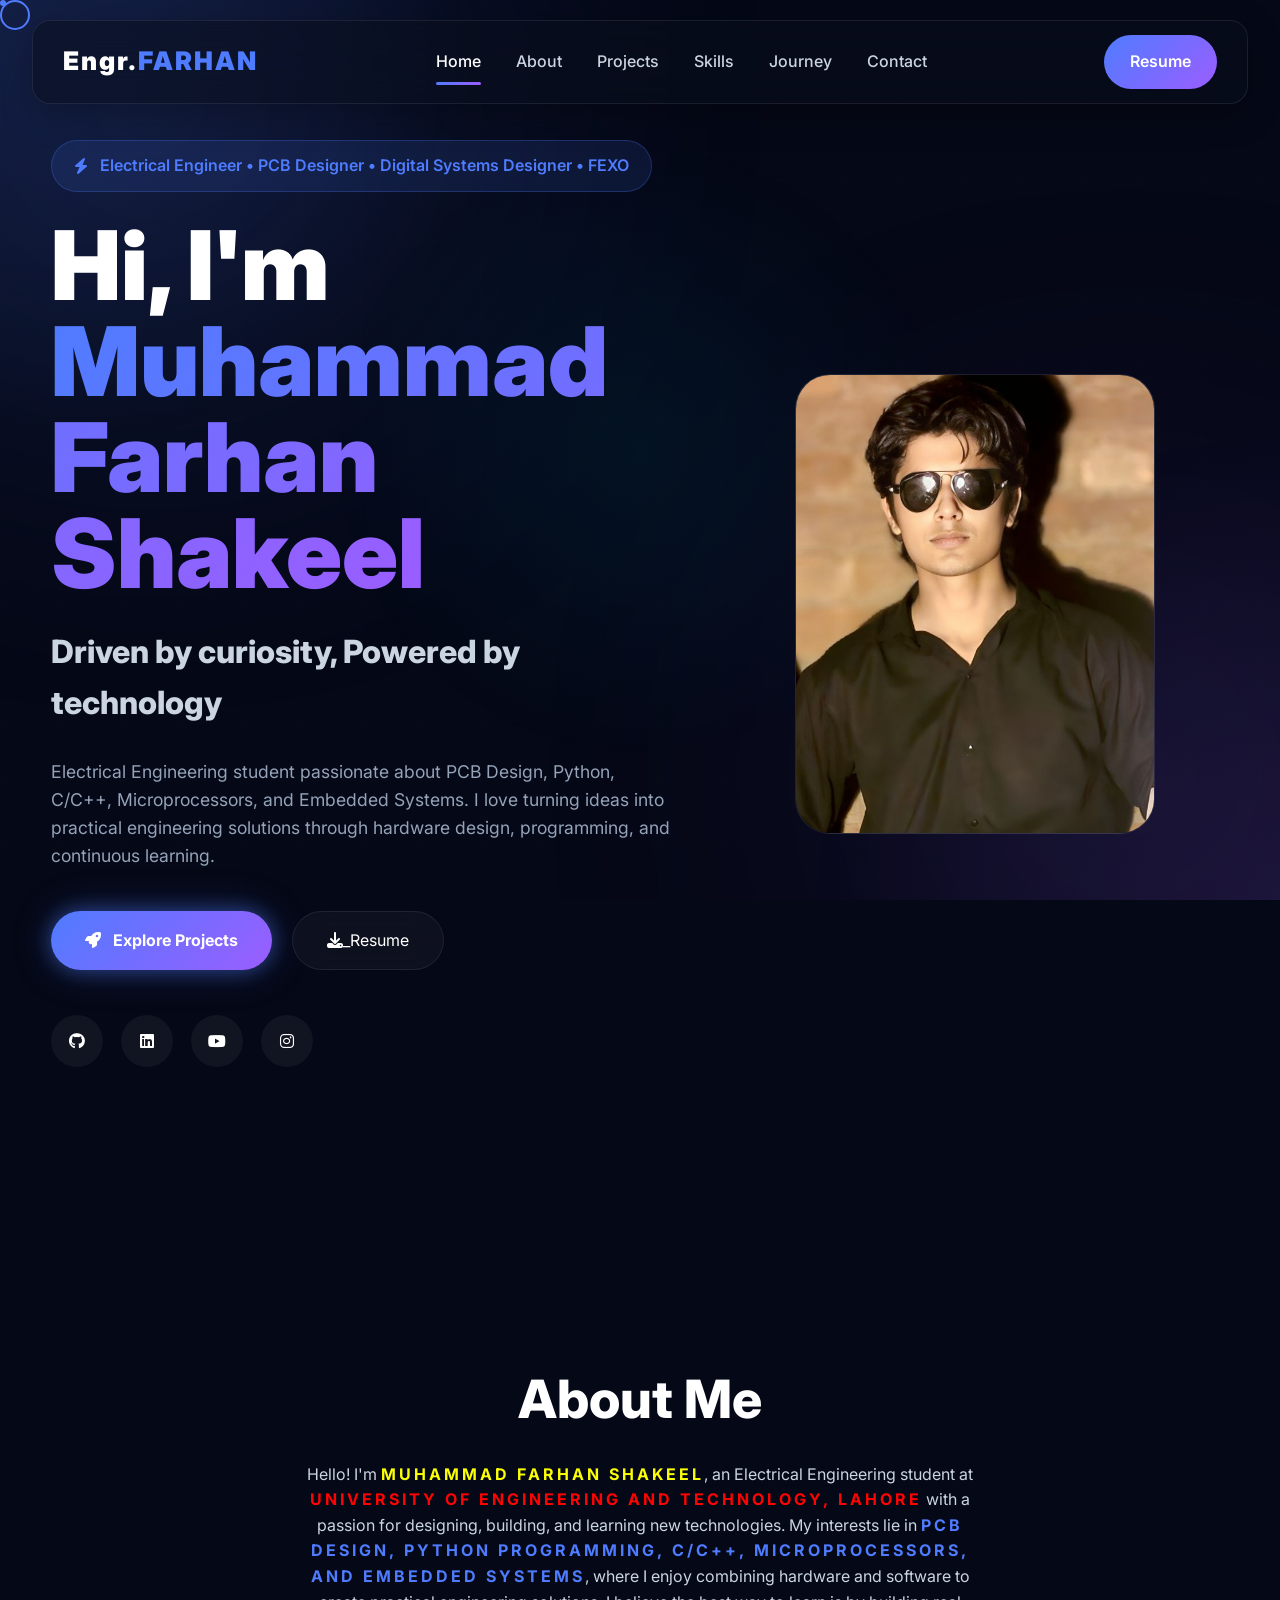
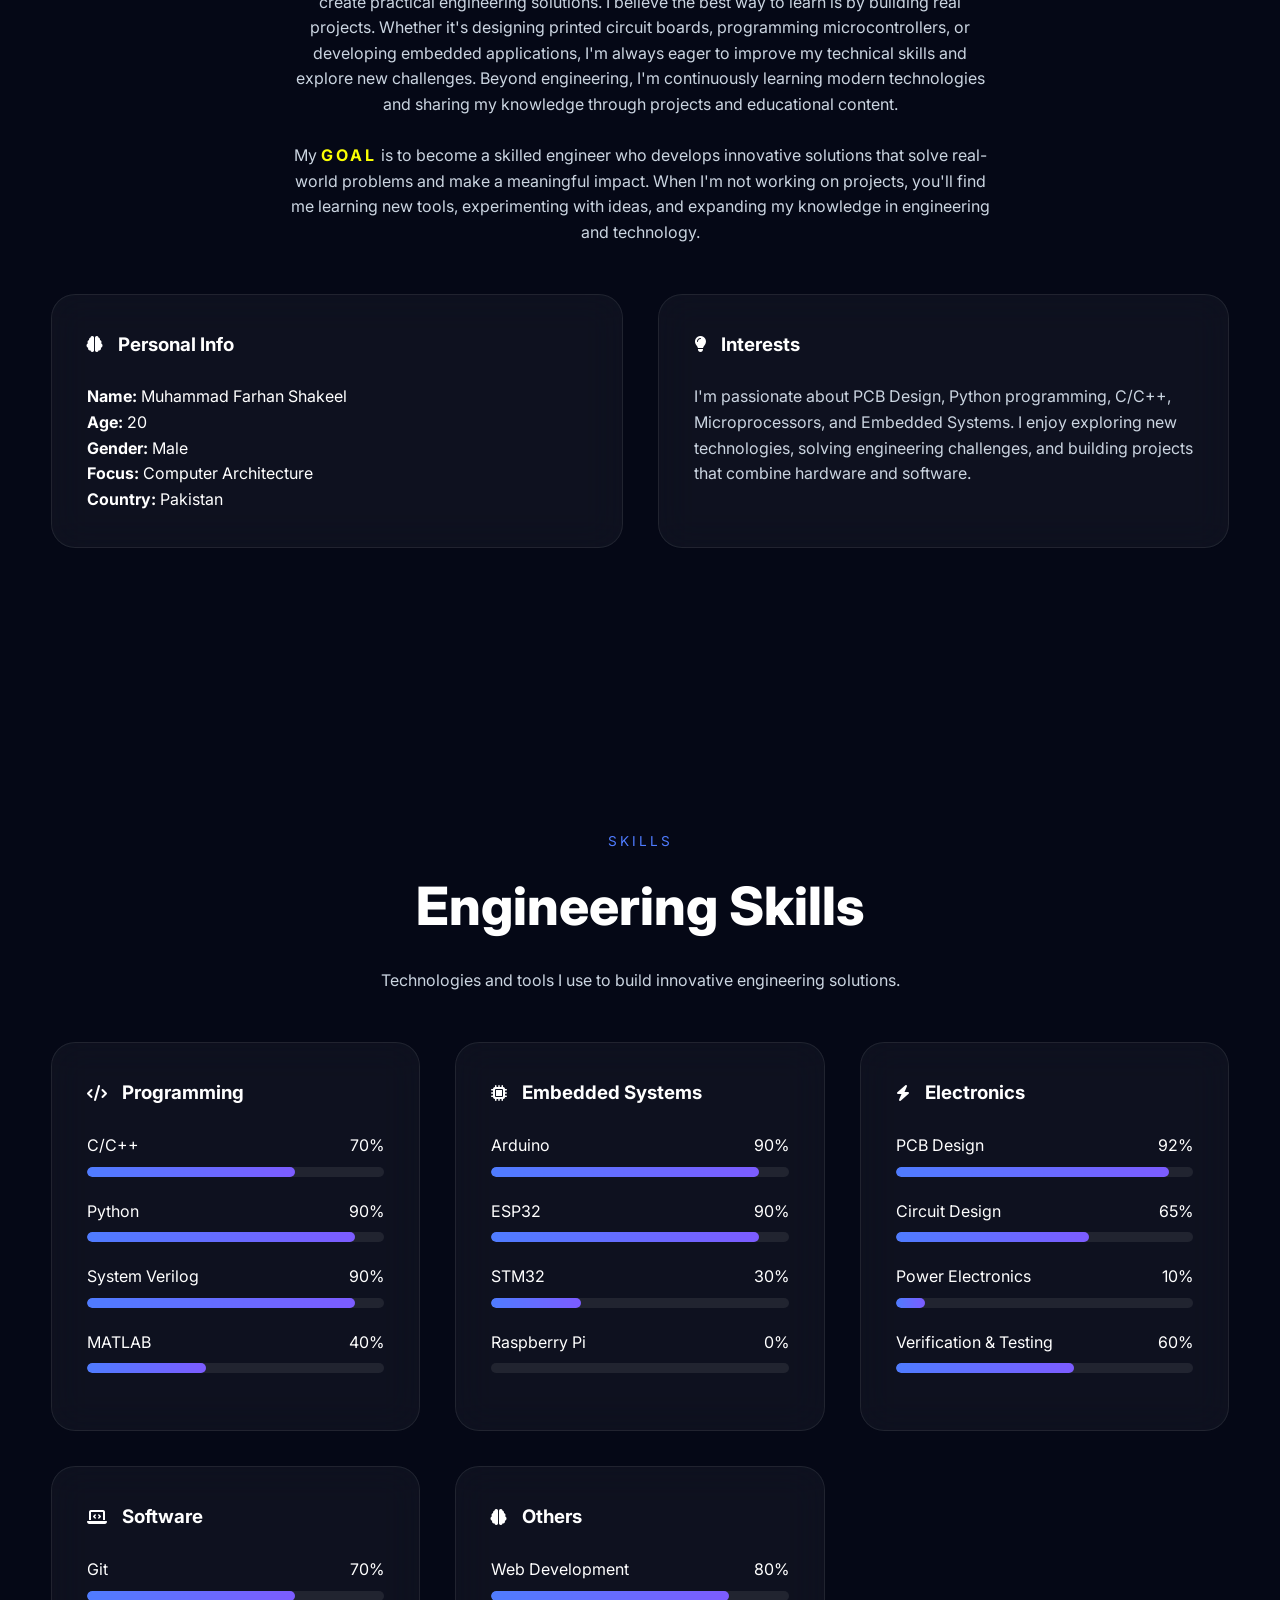
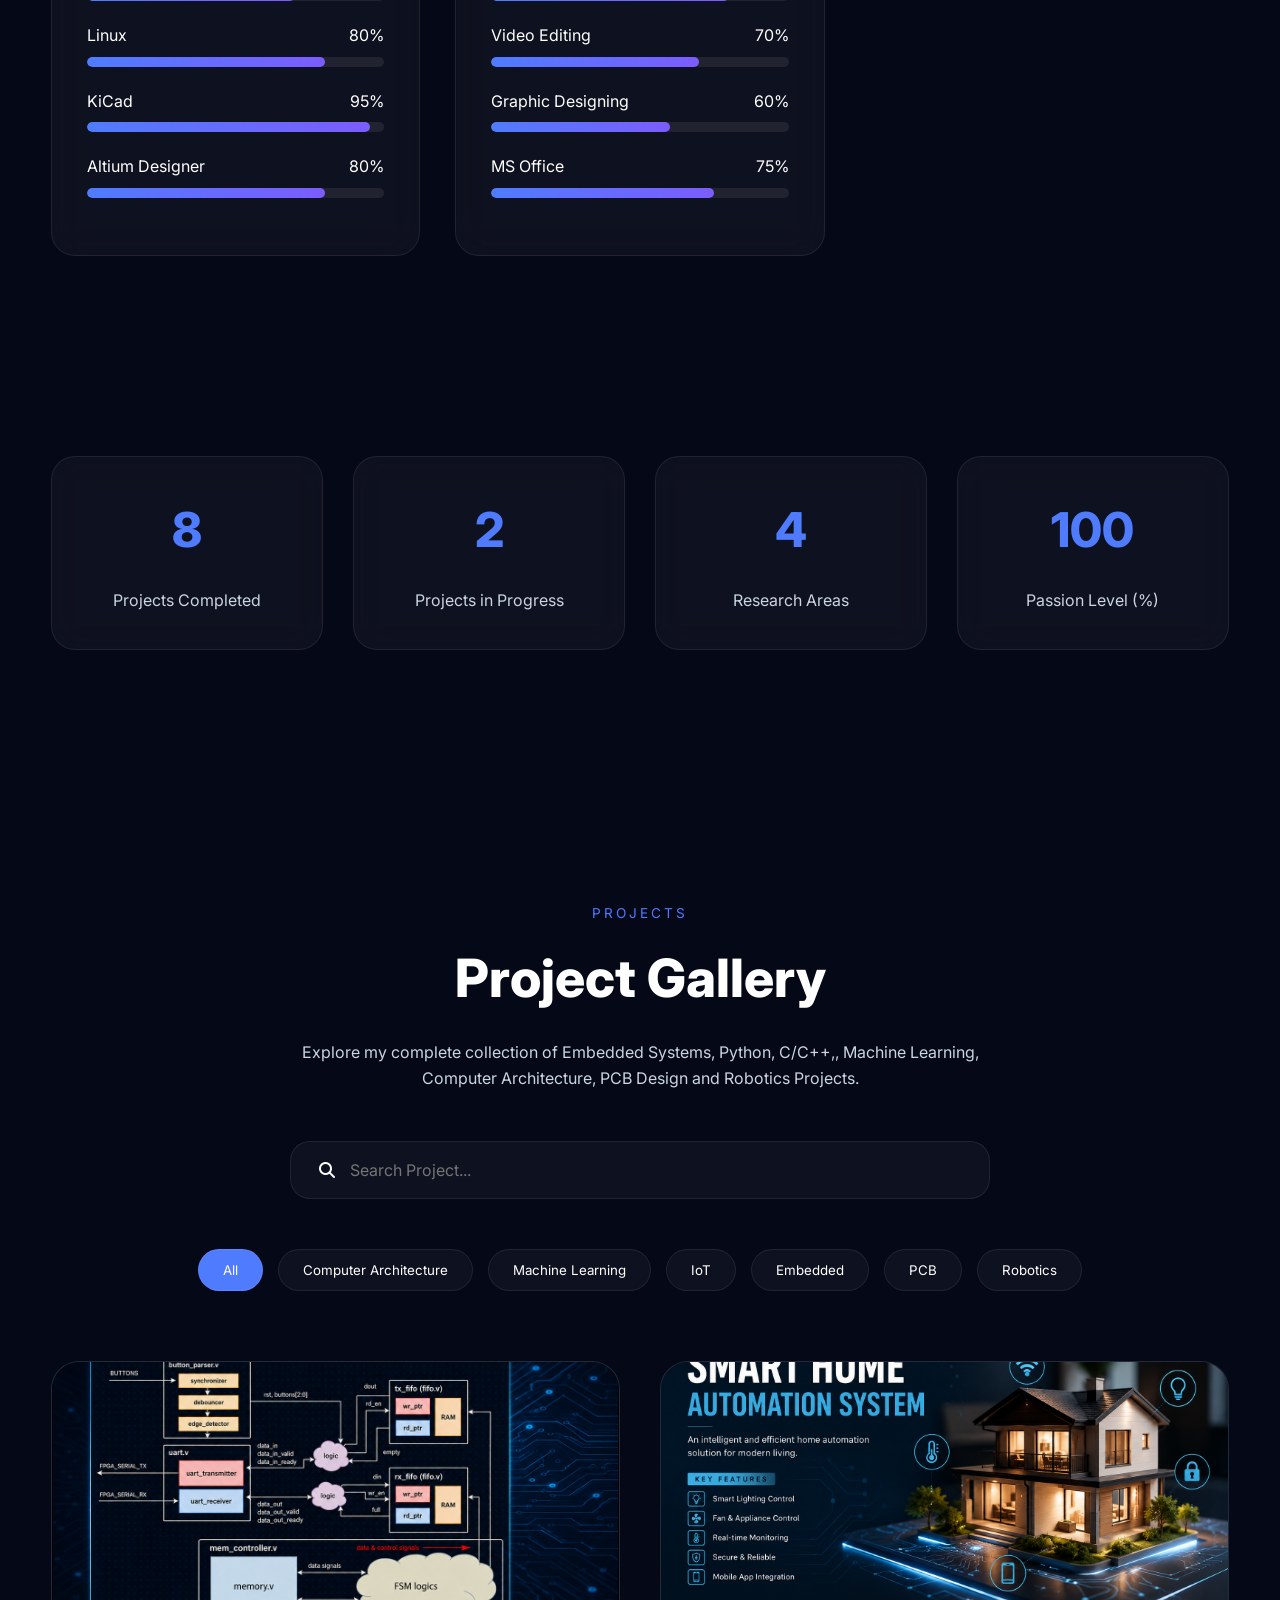
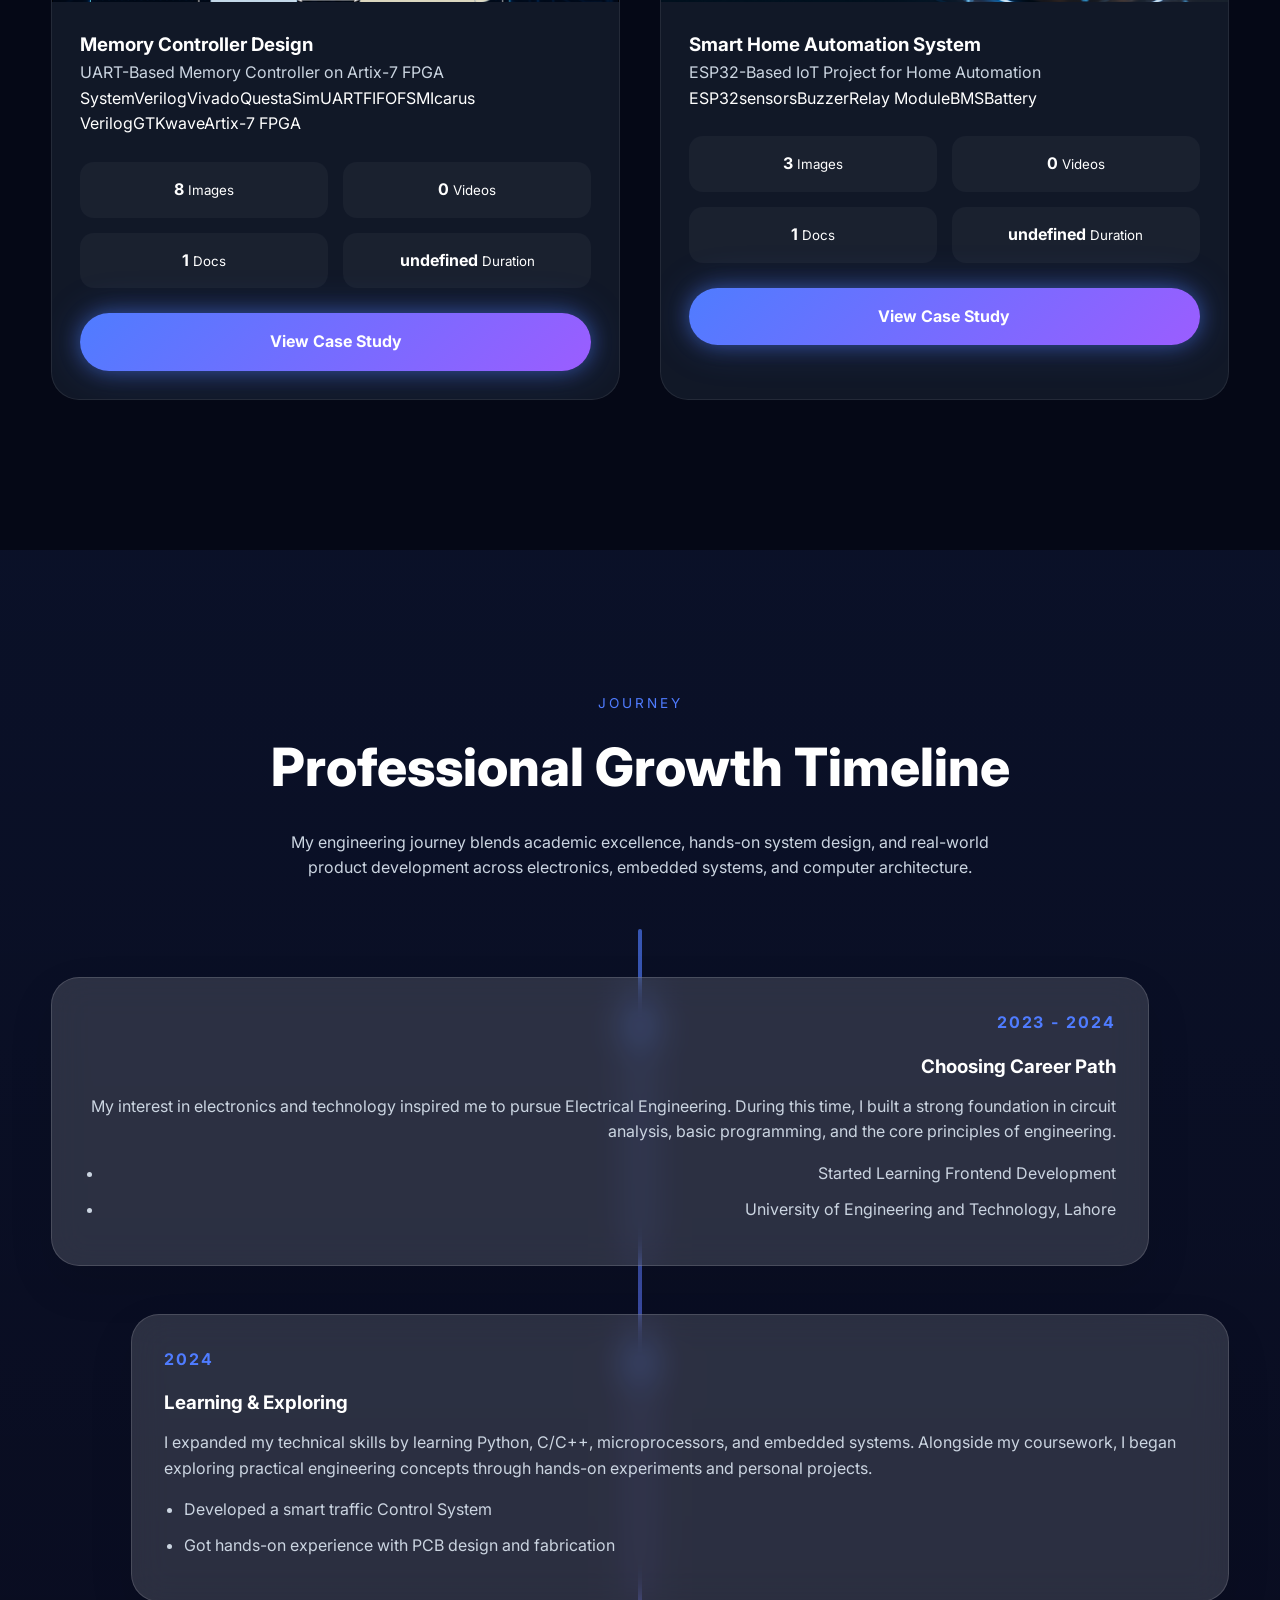
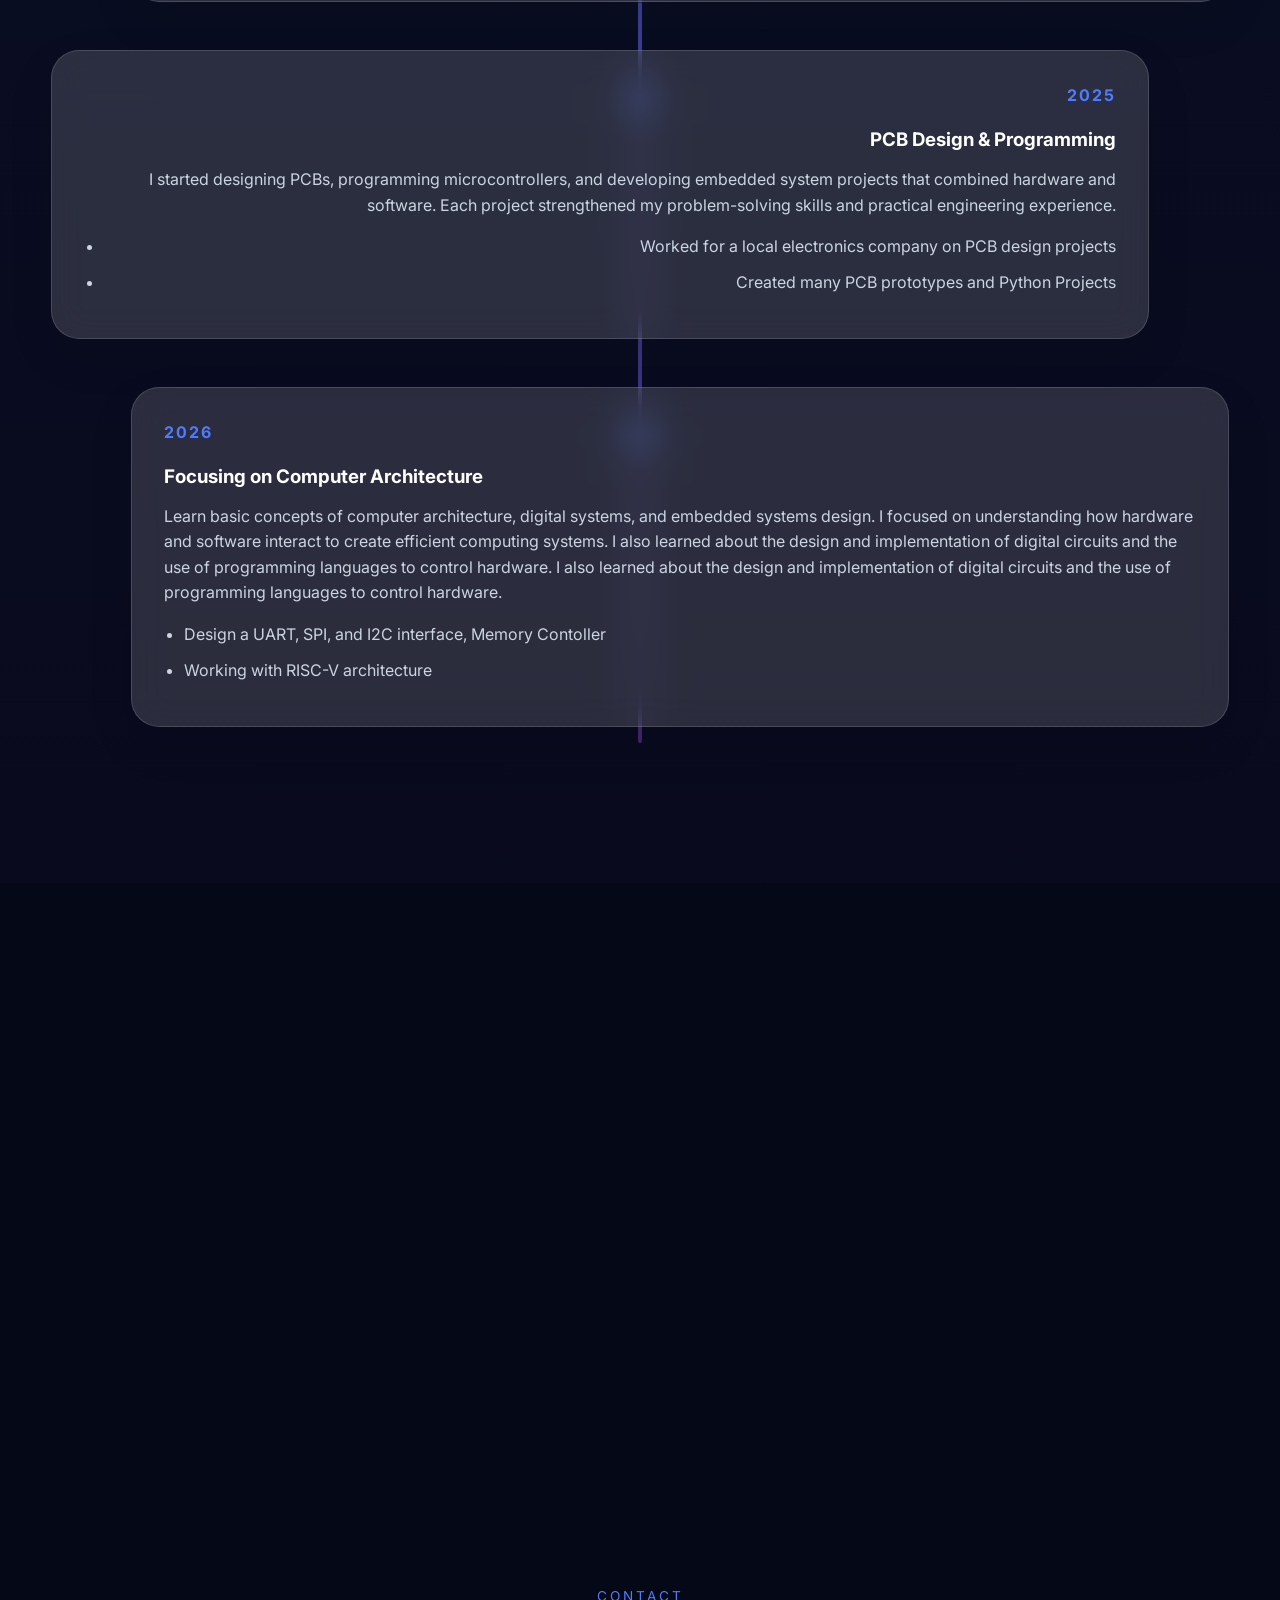
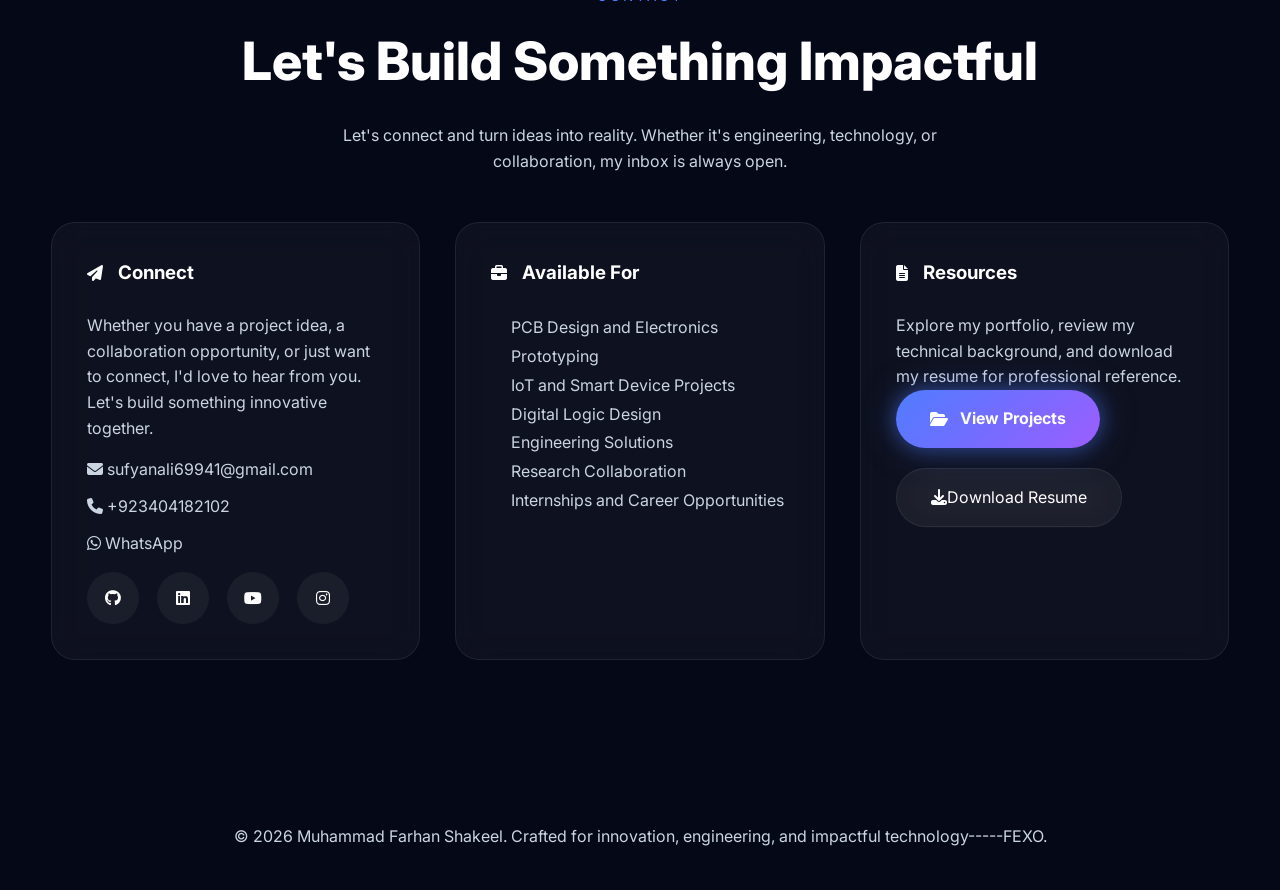
<file: index.html>
<!DOCTYPE html>
<html lang="en">

<head>

    <meta charset="UTF-8">

    <meta http-equiv="X-UA-Compatible" content="IE=edge">

    <meta name="viewport"
          content="width=device-width, initial-scale=1.0">

    <title>Muhammad Farhan Shakeel | Electrical Engineer | VLSI Engineer</title>

    <meta name="description"
          content="Portfolio of Farhan — Electrical Engineering Student specializing in Embedded Systems, Digital Systems, Microprocessors, Machine Learning, IoT and PCB Design.">

    <!-- Fonts -->

    <link rel="preconnect"
          href="https://fonts.googleapis.com">

    <link rel="preconnect"
          href="https://fonts.gstatic.com"
          crossorigin>

    <link href="https://fonts.googleapis.com/css2?family=Inter:wght@300;400;500;600;700;800;900&display=swap"
          rel="stylesheet">

    <!-- Icons -->

    <link rel="stylesheet"
          href="https://cdnjs.cloudflare.com/ajax/libs/font-awesome/6.6.0/css/all.min.css">

    <!-- CSS -->
<link rel="stylesheet" href="assets/css/variables.css">
<link rel="stylesheet" href="assets/css/base.css">
<link rel="stylesheet" href="assets/css/navbar.css">
<link rel="stylesheet" href="assets/css/hero.css">
<link rel="stylesheet" href="assets/css/projects.css">
<link rel="stylesheet" href="assets/css/project-page.css">
<link rel="stylesheet" href="assets/css/animations.css">
<link rel="stylesheet" href="assets/css/responsive.css">     

</head>

<body>

    <!-- Loading Screen -->

    <div id="loader"></div>

    <!-- Animated Background -->

    <div class="background-animation"></div>

    <!-- Cursor -->

    <div class="cursor"></div>

    <div class="cursor-dot"></div>

    <div class="progress-bar"></div>

    <!-- ========================= -->
    <!-- Navigation -->
    <!-- ========================= -->


      <header>

    <nav class="navbar">

        <a href="#" class="logo">
            Engr.<span>FARHAN</span>
        </a>

        <ul class="nav-links">

            <li><a class="active" href="#home">Home</a></li>

            <li><a href="#about">About</a></li>

            <li><a href="#projects">Projects</a></li>

            <li><a href="#skills">Skills</a></li>

            <li><a href="#timeline">Journey</a></li>

            <li><a href="#contact">Contact</a></li>

        </ul>

        <div class="nav-right">
            <a href="assets/resume/resume.pdf"
               class="resume-btn">Resume
            </a>
        </div>
    </nav>

</header>

<div class="overlay"></div>

<nav class="mobile-nav">

    <ul>

        <li><a href="#home">Home</a></li>

        <li><a href="#about">About</a></li>

        <li><a href="#projects">Projects</a></li>

        <li><a href="#skills">Skills</a></li>

        <li><a href="#timeline">Journey</a></li>

        <li><a href="#contact">Contact</a></li>

    </ul>

</nav>

    </header>

   <!-- =====================================================
                    HERO SECTION
====================================================== -->

<section id="home" class="hero">

    <div class="container hero-container">

        <div class="hero-left">

            <div class="hero-badge">

                <i class="fa-solid fa-bolt"></i>

                Electrical Engineer • PCB Designer • Digital Systems Designer • FEXO

            </div>

            <h1>

                Hi, I'm
                <span class="gradient-text">
                    Muhammad Farhan Shakeel
                </span>

            </h1>

            <h2 class="typing-text">

                Driven by curiosity,
                Powered by technology

            </h2>

            <p>
                Electrical Engineering student passionate about PCB Design, 
                Python, C/C++, Microprocessors, and Embedded Systems. I love 
                turning ideas into practical engineering solutions through 
                hardware design, programming, and continuous learning.


            </p>

            <div class="hero-buttons">

                <a href="#projects"
                   class="btn-primary">

                    <i class="fa-solid fa-rocket"></i>

                    Explore Projects

                </a>

                <a href="assets/resume/resume.pdf"
                   class="btn-secondary">

                    <i class="fa-solid fa-download"></i>
                       _Resume
                </a>
            </div>

            <div class="hero-social">
                <a href="https://github.com/farhan-shakeel-ee">
                    <i class="fab fa-github"></i>
                </a>

                <a href="https://www.linkedin.com/in/farhanshakeel-ee/">
                    <i class="fab fa-linkedin"></i>
                </a>
                <a href="https://www.youtube.com/@EngineeringTechSton">

                    <i class="fab fa-youtube"></i>

                </a>

                <a href="https://www.instagram.com/farhanshakeel_ee/?hl=en">
                    <i class="fab fa-instagram"></i>
                </a>

            </div>

        </div>

        <div class="hero-right">

            <div class="profile-card">

                <img src="assets/images/profile/profile.png"
                     alt="Farhan">

            </div>

        </div>

    </div>

</section>

<section id="about">

    <div class="container">

        <div class="section-title">

            <h2>About Me</h2>

            <p>
Hello! I'm <span style="color: #fbff03; font-weight: bold; font-size: 1em;">Muhammad Farhan Shakeel</span>, 
an Electrical Engineering student at <span style="color: #ff0303; font-weight: bold; font-size: 1em;">University of Engineering and Technology, Lahore</span> with a passion for designing, 
building, and learning new technologies. My interests lie in <span style="font-weight: bold; font-size: 1em;">PCB Design, Python programming, 
C/C++, Microprocessors, and Embedded Systems</span>, where I enjoy combining hardware and 
software to create practical engineering solutions.
I believe the best way to learn is by building real projects. 
Whether it's designing printed circuit boards, programming microcontrollers, 
or developing embedded applications, I'm always eager to improve my technical skills and 
explore new challenges.
Beyond engineering, I'm continuously learning modern technologies and sharing my 
knowledge through projects and educational content.<br>
<br> 
My <span style="color: #fbff03; font-weight: bold; font-size: 1em;">goal</span> is to become a skilled 
engineer who develops innovative solutions that solve real-world problems and make a 
meaningful impact.
When I'm not working on projects, you'll find me learning new tools, experimenting with 
ideas, and expanding my knowledge in engineering and technology.

            </p>

        </div>

        <div class="skills-grid">

            <div class="skill-category glass-card">

                <div class="skill-header">
                    <i class="fa-solid fa-brain"></i>
                    <h3>Personal Info</h3>
                </div>

    <div><strong>Name:</strong> Muhammad Farhan Shakeel</div>
    <div><strong>Age:</strong>  20</div>
    <div><strong>Gender:</strong> Male</div>
    <div><strong>Focus:</strong> Computer Architecture</div>
    <div><strong>Country:</strong> Pakistan</div>

            </div>

            <div class="skill-category glass-card">

                <div class="skill-header">
                    <i class="fa-solid fa-lightbulb"></i>
                    <h3>Interests</h3>
                </div>

                <p>
                    I'm passionate about PCB Design,
                     Python programming, C/C++, Microprocessors, 
                     and Embedded Systems. I enjoy exploring new 
                     technologies, solving engineering challenges, 
                     and building projects that combine hardware 
                     and software.
                </p>

            </div>

        </div>

    </div>

</section>

<section id="skills">

    <div class="container">

        <div class="section-title">

            <span>Skills</span>

            <h2>Engineering Skills</h2>

            <p>
                Technologies and tools I use to build innovative engineering solutions.
            </p>

        </div>

        <div
            id="skillsContainer"
            class="skills-grid">
        </div>

    </div>

</section>


<!--====================================
        QUICK STATS
=====================================-->

<section class="stats">

    <div class="container">

        <div class="stats-grid">

            <div class="stat-card">

                <h2 data-count="20">8</h2>

                <p>Projects Completed</p>

            </div>

            <div class="stat-card">

                <h2 data-count="15">2</h2>

                <p>Projects in Progress</p>

            </div>

            <div class="stat-card">

                <h2 data-count="4">4</h2>

                <p>Research Areas</p>

            </div>

            <div class="stat-card">

                <h2 data-count="100">100</h2>

                <p>Passion Level (%)</p>

            </div>

        </div>

    </div>

</section>

   <!--========================================================
                    PROJECT SHOWCASE
=========================================================-->

<section id="projects" class="projects">

    <div class="container">

        <div class="section-title">

            <span>

                Projects

            </span>

            <h2>

                Project Gallery

            </h2>

            <p>

                Explore my complete collection of Embedded Systems, Python, C/C++,,
                Machine Learning, Computer Architecture, 
                PCB Design and Robotics Projects.

            </p>

        </div>

        <!-- Search -->

        <div class="project-search">

            <i class="fa-solid fa-magnifying-glass"></i>
            <input
                id="searchProject"
                type="text"
                placeholder="Search Project...">

        </div>

        <!-- Categories -->

        <div class="project-filter">

            <button class="active"

                data-filter="all">

                All

            </button>

            <button data-filter="Computer Architecture">

                Computer Architecture

            </button>

            <button data-filter="ml">

                Machine Learning

            </button>

            <button data-filter="iot">

                IoT

            </button>

            <button data-filter="embedded">

                Embedded

            </button>

            <button data-filter="pcb">

                PCB

            </button>

            <button data-filter="robotics">

                Robotics

            </button>

        </div>

        <!-- Dynamic Grid -->

        <div

            id="projectsGrid"

            class="projects-grid">

        </div>

        <div class="center">

            <button

                id="loadMore"

                class="btn-primary">

                Load More

            </button>

        </div>

    </div>

</section>

    <!-- ========================= -->
    <!-- Timeline -->
    <!-- ========================= -->

    <section id="timeline">

        <div class="container">

            <div class="section-title">

                <span>Journey</span>

                <h2>Professional Growth Timeline</h2>

                <p>
                    My engineering journey blends academic excellence, hands-on system design,
                    and real-world product development across electronics, embedded systems, and computer architecture.
                </p>

            </div>

            <div class="timeline-wrapper">

                <div class="timeline-line"></div>

                <div class="timeline-item left">
                    <div class="timeline-content glass-card">
                        <span class="timeline-date">2023 - 2024</span>
                        <h3>Choosing Career Path</h3>
                        <p>
                            My interest in electronics and technology inspired me to pursue Electrical Engineering. During this time, I built a strong foundation in circuit analysis, basic programming, and the core principles of engineering.
                        </p>
                        <ul>
                            <li>Started Learning Frontend Development</li>
                            <li>University of Engineering and Technology, Lahore</li>
                        </ul>
                    </div>
                </div>

                <div class="timeline-item right">
                    <div class="timeline-content glass-card">
                        <span class="timeline-date">2024</span>
                        <h3>Learning & Exploring</h3>
                        <p>
                           I expanded my technical skills by learning Python, 
                           C/C++, microprocessors, and embedded systems. Alongside my coursework, 
                           I began exploring practical engineering concepts through hands-on 
                           experiments and personal projects.
                        </p>
                        <ul>
                            <li>Developed a smart traffic Control System</li>
                            <li>Got hands-on experience with PCB design and fabrication</li>
                        </ul>
                    </div>
                </div>

                <div class="timeline-item left">
                    <div class="timeline-content glass-card">
                        <span class="timeline-date">2025</span>
                        <h3>PCB Design & Programming</h3>
                        <p>
                            I started designing PCBs, programming microcontrollers, 
                            and developing embedded system projects that combined 
                            hardware and software. Each project strengthened my 
                            problem-solving skills and practical engineering experience.
                        </p>
                        <ul>
                            <li>Worked for a local electronics company on PCB design projects</li>
                            <li>Created many PCB prototypes and Python Projects</li>
                        </ul>
                    </div>
                </div>

                <div class="timeline-item right">
                    <div class="timeline-content glass-card">
                        <span class="timeline-date">2026</span>
                        <h3>Focusing on Computer Architecture</h3>
                        <p>
                            Learn basic concepts of computer architecture, digital systems, and embedded systems design. I focused on understanding how hardware and software interact to create efficient computing systems. I also learned about the design and implementation of digital circuits and the use of programming languages to control hardware. I also learned about the design and implementation of digital circuits and the use of programming languages to control hardware.
                        </p>
                        <ul>
                            <li>Design a UART, SPI, and I2C interface, Memory Contoller</li>
                            <li>Working with RISC-V architecture</li>
                        </ul>
                    </div>
                </div>

            </div>

        </div>

    </section>

    <!-- ========================= -->
    <!-- Certificates -->
    <!-- ========================= -->

    <section id="certificates">

    </section>

    <!-- ========================= -->
    <!-- Testimonials -->
    <!-- ========================= -->

    <section id="testimonials">

    </section>

    <!-- ========================= -->
    <!-- Contact -->
    <!-- ========================= -->

    <section id="contact">

        <div class="container">

            <div class="section-title">

                <span>Contact</span>

                <h2>Let's Build Something Impactful</h2>

                <p>
                    Let's connect and turn ideas into reality. Whether it's engineering, technology, or collaboration, my inbox is always open.

                </p>

            </div>

            <div class="skills-grid">

                <div class="skill-category glass-card">

                    <div class="skill-header">
                        <i class="fa-solid fa-paper-plane"></i>
                        <h3>Connect</h3>
                    </div>

                    <p>
                        Whether you have a project idea, a collaboration opportunity, or just want to connect, I'd love to hear from you. Let's build something innovative together.

                    </p>

                    </p>

                    <div style="display: grid; gap: 0.7rem; margin-top: 1rem;">
                        <a href="mailto:sufyanali69941@gmail.com" style="color: var(--text-light); text-decoration: none;">
                            <i class="fa-solid fa-envelope"></i> sufyanali69941@gmail.com
                        </a>
                        <a href="tel:+923404182102" target="_blank" style="color: var(--text-light); text-decoration: none;">
                            <i class="fa-solid fa-phone"></i> +923404182102
                        </a>
                        <a href="https://wa.me/923404182102" target="_blank" style="color: var(--text-light); text-decoration: none;">
                            <i class="fa-brands fa-whatsapp"></i> WhatsApp
                        </a>
                    </div> 

                    <div class="hero-social" style="margin-top: 1rem;">
                        <a href="https://github.com/farhan-shakeel-ee" target="_blank">
                            <i class="fab fa-github"></i>
                        </a>
                        <a href="https://www.linkedin.com/in/farhanshakeel-ee/" target="_blank">
                            <i class="fab fa-linkedin"></i>
                        </a>
                        <a href="https://www.youtube.com/@EngineeringTechSton" target="_blank">
                            <i class="fab fa-youtube"></i>
                        </a>
                        <a href="https://www.instagram.com/farhanshakeel_ee/?hl=en" target="_blank">
                            <i class="fab fa-instagram"></i>
                        </a>
                    </div>

                </div>

                <div class="skill-category glass-card">

                    <div class="skill-header">
                        <i class="fa-solid fa-briefcase"></i>
                        <h3>Available For</h3>
                    </div>

                    <ul style="padding-left: 1.2rem; line-height: 1.8; color: var(--text-light);">
                        <li>PCB Design and Electronics Prototyping</li>
                        <li>IoT and Smart Device Projects</li>
                        <li>Digital Logic Design</li>
                        <li>Engineering Solutions </li>
                        <li>Research Collaboration</li>
                        <li>Internships and Career Opportunities</li>
                    </ul>

                </div>

                <div class="skill-category glass-card">

                    <div class="skill-header">
                        <i class="fa-solid fa-file-lines"></i>
                        <h3>Resources</h3>
                    </div>

                    <p>
                        Explore my portfolio, review my technical background,
                        and download my resume for professional reference.
                    </p>

                    <div class="hero-buttons">
                        <a href="#projects" class="btn-primary">
                            <i class="fa-solid fa-folder-open"></i>
                            View Projects
                        </a>
                        <a href="assets/resume/resume.pdf" class="btn-secondary">
                            <i class="fa-solid fa-download"></i>
                            Download Resume
                        </a>
                    </div>

                </div>

            </div>

        </div>

    </section>

    <!-- Footer -->

    <footer style="padding: 1.5rem 0 2.5rem; text-align: center; color: var(--text-light);">

        <div class="container">
            <p style="margin: 0;">
                © 2026 Muhammad Farhan Shakeel. Crafted for innovation, engineering, and impactful technology-----FEXO.
            </p>
        </div>

    </footer>

    <!-- JavaScript -->

       <script src="assets/js/projects.js"></script>
       <script src="assets/js/app.js"></script>
       <script src="assets/js/skills.js"></script>
       <script src="assets/js/gallery.js"></script>
       <script>
           // Initialize the app when DOM is ready
           window.addEventListener('DOMContentLoaded', () => {
               if (typeof App !== 'undefined') {
                   App.init();
               }
               // Hide loader
               const loader = document.getElementById('loader');
               if (loader) {
                   loader.style.display = 'none';
               }
           });
       </script>
</body>
</html>
</file>
<file: assets/css/variables.css>
/*==================================================
    DESIGN SYSTEM
    Portfolio v2
==================================================*/

:root {

    /*====================================
        COLORS
    ====================================*/

    --primary: #4F7CFF;
    --primary-light: #7397ff;
    --primary-dark: #2F5DFF;

    --secondary: #00D4FF;

    --accent: #9B5DFF;

    --success: #3DDC84;
    --warning: #F8C537;
    --danger: #FF5C7A;

    /*====================================
        DARK THEME
    ====================================*/

    --bg: #050816;

    --surface: #0B1020;

    --surface-2: #111827;

    --surface-3: #1B2435;

    --card: rgba(17,24,39,0.65);

    --glass: rgba(255,255,255,.05);

    --border: rgba(255,255,255,.08);

    /*====================================
        TEXT
    ====================================*/

    --text: #FFFFFF;

    --text-light: #CBD5E1;

    --text-muted: #94A3B8;

    --heading: #FFFFFF;

    /*====================================
        GRADIENTS
    ====================================*/

    --gradient-primary:
        linear-gradient(
            135deg,
            #4F7CFF,
            #9B5DFF
        );

    --gradient-blue:
        linear-gradient(
            135deg,
            #00D4FF,
            #4F7CFF
        );

    --gradient-purple:
        linear-gradient(
            135deg,
            #7B61FF,
            #D946EF
        );

    --gradient-card:
        linear-gradient(
            180deg,
            rgba(255,255,255,.08),
            rgba(255,255,255,.02)
        );

    /*====================================
        TYPOGRAPHY
    ====================================*/

    --font:
        "Inter",
        sans-serif;

    --fs-xs: .75rem;

    --fs-sm: .875rem;

    --fs-base: 1rem;

    --fs-md: 1.125rem;

    --fs-lg: 1.5rem;

    --fs-xl: 2rem;

    --fs-2xl: 3rem;

    --fs-3xl: 4rem;

    --fs-hero: clamp(3rem,7vw,6rem);

    /*====================================
        FONT WEIGHTS
    ====================================*/

    --fw-light:300;

    --fw-normal:400;

    --fw-medium:500;

    --fw-semibold:600;

    --fw-bold:700;

    --fw-black:900;

    /*====================================
        SPACING
    ====================================*/

    --space-1:.25rem;

    --space-2:.5rem;

    --space-3:.75rem;

    --space-4:1rem;

    --space-5:1.5rem;

    --space-6:2rem;

    --space-7:3rem;

    --space-8:5rem;

    --space-9:7rem;

    /*====================================
        CONTAINER
    ====================================*/

    --container:1320px;

    /*====================================
        RADIUS
    ====================================*/

    --radius-sm:8px;

    --radius-md:14px;

    --radius-lg:22px;

    --radius-xl:30px;

    --radius-full:999px;

    /*====================================
        SHADOWS
    ====================================*/

    --shadow-sm:
        0 5px 15px
        rgba(0,0,0,.2);

    --shadow-md:
        0 15px 40px
        rgba(0,0,0,.35);

    --shadow-lg:
        0 30px 80px
        rgba(0,0,0,.45);

    --shadow-glow:

        0 0 20px rgba(79,124,255,.45),

        0 0 40px rgba(79,124,255,.25);

    /*====================================
        TRANSITIONS
    ====================================*/

    --fast:.25s;

    --normal:.45s;

    --slow:.8s;

    --ease:cubic-bezier(.4,0,.2,1);

    /*====================================
        HEADER
    ====================================*/

    --header-height:80px;

    /*====================================
        Z INDEX
    ====================================*/

    --z-loader:99999;

    --z-modal:9999;

    --z-navbar:500;

    --z-dropdown:300;

    --z-overlay:200;

}


/*==================================================
    RESET
==================================================*/

*,
*::before,
*::after{

    margin:0;

    padding:0;

    box-sizing:border-box;

}

html{

    scroll-behavior:smooth;

}

body{

    font-family:var(--font);

    background:var(--bg);

    color:var(--text);

    overflow-x:hidden;

    line-height:1.6;

}

img{

    display:block;

    width:100%;

}

a{

    color:inherit;

    text-decoration:none;

}

button{

    border:none;

    background:none;

    color:inherit;

    cursor:pointer;

    font-family:inherit;

}

ul{

    list-style:none;

}

input,
textarea{

    font-family:inherit;

}

section{

    padding:120px 0;

}

.container{

    width:min(90%,var(--container));

    margin:auto;

}


/*==================================================
    SCROLLBAR
==================================================*/

::-webkit-scrollbar{

    width:10px;

}

::-webkit-scrollbar-track{

    background:#090d18;

}

::-webkit-scrollbar-thumb{

    background:var(--primary);

    border-radius:20px;

}

::-webkit-scrollbar-thumb:hover{

    background:var(--secondary);

}


::selection{

    background:var(--primary);

    color:white;

}


.text-center{

    text-align:center;

}

.hidden{

    display:none;

}

.flex{

    display:flex;

}

.grid{

    display:grid;

}

.glass{

    background:var(--glass);

    backdrop-filter:blur(18px);

    border:1px solid var(--border);

}

.gradient-text{

    background:var(--gradient-primary);
    -webkit-background-clip:text;
    -webkit-text-fill-color:transparent;
}

.shadow{
    box-shadow:var(--shadow-glow);
}
</file>
<file: assets/css/base.css>
/*==========================================
    BASE STYLES
==========================================*/

body{

    min-height:100vh;

    background:var(--bg);

    color:var(--text);

    font-family:var(--font);

    overflow-x:hidden;

    position:relative;

}

/*==========================================
    MAIN BACKGROUND
==========================================*/

body::before{

    content:"";

    position:fixed;

    inset:0;

    background:

        radial-gradient(circle at top left,
        rgba(79,124,255,.12),
        transparent 30%),

        radial-gradient(circle at bottom right,
        rgba(155,93,255,.12),
        transparent 30%),

        radial-gradient(circle at center,
        rgba(0,212,255,.06),
        transparent 40%);

    z-index:-3;

}

/*==========================================
    GRID BACKGROUND
==========================================*/

body::after{

    content:"";

    position:fixed;

    inset:0;

    background-image:

        linear-gradient(

            rgba(255,255,255,.025) 1px,

            transparent 1px

        ),

        linear-gradient(

            90deg,

            rgba(255,255,255,.025) 1px,

            transparent 1px

        );

    background-size:60px 60px;

    z-index:-2;

    opacity:.35;

}

.background-animation{

    position:fixed;

    inset:0;

    overflow:hidden;

    pointer-events:none;

    z-index:-1;

}

.background-animation::before{

    content:"";

    position:absolute;

    width:600px;

    height:600px;

    border-radius:50%;

    background:#4F7CFF;

    filter:blur(160px);

    opacity:.16;

    top:-200px;

    left:-150px;

    animation:floatOne 18s infinite alternate;

}

.background-animation::after{

    content:"";

    position:absolute;

    width:500px;

    height:500px;

    border-radius:50%;

    background:#9B5DFF;

    filter:blur(180px);

    opacity:.12;

    bottom:-120px;

    right:-100px;

    animation:floatTwo 20s infinite alternate;

}


section{

    position:relative;

    padding:140px 0;

}

section h2{

    font-size:3rem;

    margin-bottom:20px;

    font-weight:800;

}

section p{

    color:var(--text-light);

}

.section-title{

    text-align:center;

    margin-bottom:80px;

}

.section-title span{

    color:var(--primary);

    text-transform:uppercase;

    letter-spacing:3px;

    font-size:.85rem;

}

.section-title h2{

    margin-top:10px;

    font-size:3.3rem;

}

.section-title p{

    max-width:700px;

    margin:auto;

    margin-top:20px;

}

.btn-primary{

    display:inline-flex;

    align-items:center;

    justify-content:center;

    gap:12px;

    padding:16px 34px;

    border-radius:999px;

    background:var(--gradient-primary);

    color:white;

    font-weight:700;

    transition:var(--normal);

    box-shadow:var(--shadow-glow);

}

.btn-primary:hover{

    transform:translateY(-5px);

    scale:1.03;

}

.btn-secondary{

    display:inline-flex;

    align-items:center;

    justify-content:center;

    padding:16px 34px;

    border-radius:999px;

    border:1px solid var(--border);

    backdrop-filter:blur(20px);

    background:rgba(255,255,255,.04);

    transition:var(--normal);

}

.btn-secondary:hover{

    background:rgba(255,255,255,.08);

}

.glass-card{

    background:rgba(255,255,255,.04);

    backdrop-filter:blur(18px);

    border:1px solid rgba(255,255,255,.08);

    border-radius:24px;

    overflow:hidden;

    transition:var(--normal);

}

.glass-card:hover{

    transform:translateY(-10px);

    border-color:var(--primary);

    box-shadow:var(--shadow-glow);

}

section#timeline{

    background:linear-gradient(180deg, rgba(79,124,255,.08), rgba(155,93,255,.03));

}

.timeline-wrapper{

    position:relative;

    display:grid;

    gap:3rem;

    padding:3rem 0 1rem;

}

.timeline-line{

    position:absolute;

    left:50%;

    top:0;

    bottom:0;

    width:4px;

    background:linear-gradient(180deg, rgba(79,124,255,.65), rgba(155,93,255,.35));

    transform:translateX(-50%);

    border-radius:999px;

}

.timeline-item{

    position:relative;

    width:100%;

    display:grid;

    align-items:flex-start;

}

.timeline-item.left{

    padding-right:5rem;

}

.timeline-item.right{

    padding-left:5rem;

}

.timeline-item::before{

    content:"";

    position:absolute;

    top:2.5rem;

    width:18px;

    height:18px;

    border-radius:50%;

    background:var(--bg);

    border:4px solid var(--primary);

    box-shadow:0 0 0 8px rgba(79,124,255,.12);

}

.timeline-item.left::before{

    right:calc(50% - 9px);

}

.timeline-item.right::before{

    left:calc(50% - 9px);

}

.timeline-content{

    padding:2rem;

    border-radius:28px;

    border:1px solid rgba(255,255,255,.14);

    background:rgba(255,255,255,.14);

    box-shadow:0 18px 45px rgba(0,0,0,.1);

    transition:transform .25s ease, box-shadow .25s ease;

}

.timeline-content:hover{

    transform:translateY(-4px);

    box-shadow:0 24px 55px rgba(0,0,0,.14);

}

.timeline-date{

    display:inline-block;

    margin-bottom:1rem;

    color:var(--primary);

    font-weight:700;

    letter-spacing:.12em;

    text-transform:uppercase;

}

.timeline-content{

    padding:2rem;

    border-radius:28px;

    border:1px solid rgba(255,255,255,.14);

    background:rgba(255,255,255,.14);

    box-shadow:0 18px 45px rgba(0,0,0,.1);

    transition:transform .25s ease, box-shadow .25s ease;

}

.timeline-content:hover{

    transform:translateY(-4px);

    box-shadow:0 24px 55px rgba(0,0,0,.14);

}

.timeline-content h3{

    margin-bottom:.75rem;

}

.timeline-content ul{

    margin:1rem 0 0;

    padding-left:1.35rem;

    list-style-type:disc;

    color:var(--text-light);

}

.timeline-content ul li{

    margin-bottom:.65rem;

}

.timeline-item.left .timeline-content{

    text-align:right;

}

.timeline-item.right .timeline-content{

    text-align:left;

}

.section-title{

    margin-bottom:3rem;

}


.timeline-content h3{

    margin-bottom:.75rem;

}

.timeline-content ul{

    margin:1rem 0 0;

    padding-left:1.25rem;

    list-style-type:disc;

    color:var(--text-light);

}

.timeline-content ul li{

    margin-bottom:.65rem;

}

.glass-panel{

    background:rgba(255,255,255,.03);

    border:1px solid rgba(255,255,255,.07);

    backdrop-filter:blur(24px);

    border-radius:30px;

}


.badge{

    display:inline-flex;

    align-items:center;

    gap:8px;

    padding:8px 18px;

    border-radius:999px;

    background:rgba(79,124,255,.12);

    color:var(--primary);

    font-size:.85rem;

    font-weight:600;

}


.hover-glow{

    transition:.4s;

}

.hover-glow:hover{

    box-shadow:

        0 0 30px rgba(79,124,255,.35);

}


.divider{

    width:120px;

    height:5px;

    border-radius:999px;

    margin:25px auto;

    background:var(--gradient-primary);

}

.progress-bar{

    position:fixed;

    top:0;

    left:0;

    width:0;

    height:4px;

    background:var(--gradient-blue);

    z-index:99999;

}


#loader{

    position:fixed;

    inset:0;

    display:flex;

    justify-content:center;

    align-items:center;

    background:#050816;

    z-index:999999;

}

/* Missing in animations.css */
.cursor {
  width: 30px;
  height: 30px;
  border: 2px solid var(--primary);
  border-radius: 50%;
  position: fixed;
  pointer-events: none;
  z-index: 9999;
  transition: transform 0.1s ease;
}

.cursor-dot {
  width: 6px;
  height: 6px;
  background: var(--primary);
  border-radius: 50%;
  position: fixed;
  pointer-events: none;
  z-index: 9999;
}
</file>
<file: assets/css/navbar.css>
/*==================================================
                    NAVBAR
==================================================*/

header{

    position:fixed;

    top:20px;

    left:50%;

    transform:translateX(-50%);

    width:min(95%,1350px);

    z-index:1000;

    transition:.4s ease;

}

.navbar{

    display:flex;

    align-items:center;

    justify-content:space-between;

    padding:14px 30px;

    background:rgba(10,15,30,.55);

    backdrop-filter:blur(22px);

    border:1px solid rgba(255,255,255,.08);

    border-radius:18px;

    box-shadow:

        0 10px 35px rgba(0,0,0,.25);

}

.logo{

    font-size:1.6rem;

    font-weight:900;

    letter-spacing:2px;

    color:white;

    cursor:pointer;

    position:relative;

}

.logo span{

    color:var(--primary);

}

.logo::after{

    content:"";

    position:absolute;

    left:0;

    bottom:-5px;

    width:100%;

    height:3px;

    border-radius:20px;

    background:var(--gradient-primary);

    transform:scaleX(0);

    transform-origin:left;

    transition:.4s;

}

.logo:hover::after{

    transform:scaleX(1);

}


.nav-links{

    display:flex;

    align-items:center;

    gap:35px;

}

.nav-links li{

    position:relative;

}

.nav-links a{

    color:var(--text-light);

    font-weight:500;

    transition:.35s;

}

.nav-links a:hover{

    color:white;

}



.nav-links a::after{

    content:"";

    position:absolute;

    left:0;

    bottom:-10px;

    width:100%;

    height:3px;

    background:var(--gradient-primary);

    border-radius:20px;

    transform:scaleX(0);

    transform-origin:left;

    transition:.35s;

}

.nav-links a:hover::after,

.nav-links a.active::after{

    transform:scaleX(1);

}

.nav-links a.active{

    color:white;

}


.nav-right{

    display:flex;

    align-items:center;

    gap:15px;

}


.icon-btn{

    width:48px;

    height:48px;

    border-radius:50%;

    display:flex;

    align-items:center;

    justify-content:center;

    background:rgba(255,255,255,.05);

    border:1px solid rgba(255,255,255,.06);

    transition:.35s;

    cursor:pointer;

}

.icon-btn:hover{

    transform:translateY(-4px);

    background:var(--primary);

    color:white;

}


.resume-btn{

    padding:14px 26px;

    border-radius:999px;

    background:var(--gradient-primary);

    color:white;

    font-weight:600;

    transition:.4s;

}

.resume-btn:hover{

    transform:translateY(-4px);

    box-shadow:var(--shadow-glow);

}


header.scrolled{

    top:10px;

}

header.scrolled .navbar{

    background:rgba(5,8,22,.82);

    border-color:rgba(255,255,255,.12);

}


.menu-btn{

    display:none;

    width:48px;

    height:48px;

    border-radius:12px;

    background:rgba(255,255,255,.05);

    align-items:center;

    justify-content:center;

    cursor:pointer;

}


.mobile-nav{

    position:fixed;

    top:0;

    right:-100%;

    width:340px;

    height:100vh;

    background:#08101F;

    backdrop-filter:blur(30px);

    transition:.45s ease;

    z-index:2000;

    padding:100px 35px;

}

.mobile-nav.active{

    right:0;

}


.mobile-nav ul{

    display:flex;

    flex-direction:column;

    gap:25px;

}

.mobile-nav a{

    font-size:1.2rem;

    color:white;

}


.overlay{

    position:fixed;

    inset:0;

    background:rgba(0,0,0,.6);

    backdrop-filter:blur(3px);

    opacity:0;

    visibility:hidden;

    transition:.35s;

    z-index:1500;

}

.overlay.active{

    opacity:1;

    visibility:visible;

}

@media(max-width:1000px){

.nav-links{

display:none;

}

.resume-btn{

display:none;

}

.menu-btn{

display:flex;

}

}
</file>
<file: assets/css/hero.css>
/*==================================================
                    HERO
==================================================*/

.hero{

    min-height:100vh;

    display:flex;

    align-items:center;

    position:relative;

}

.hero-container{

    display:grid;

    grid-template-columns:1.1fr .9fr;

    align-items:center;

    gap:80px;

}

.hero-left h1{

    font-size:clamp(3.5rem,8vw,6rem);

    font-weight:900;

    line-height:1;

    margin:25px 0;

}

.hero-left h2{

    font-size:2rem;

    color:var(--text-light);

    margin-bottom:30px;

}

.hero-left p{

    max-width:650px;

    color:var(--text-muted);

    font-size:1.1rem;

    margin-bottom:40px;

}

.hero-badge{

    display:inline-flex;

    align-items:center;

    gap:12px;

    padding:12px 22px;

    border-radius:999px;

    background:rgba(79,124,255,.12);

    border:1px solid rgba(79,124,255,.25);

    color:var(--primary);

    font-weight:600;

}


.hero-buttons{

    display:flex;

    gap:20px;

    margin-bottom:45px;

    flex-wrap:wrap;

}


.hero-social{

    display:flex;

    gap:18px;

}

.hero-social a{

    width:52px;

    height:52px;

    border-radius:50%;

    display:flex;

    align-items:center;

    justify-content:center;

    background:rgba(255,255,255,.05);

    transition:.35s;

}

.hero-social a:hover{

    background:var(--primary);

    transform:translateY(-6px);

}


.profile-card{

    width:420px;

    height:520px;

    margin:auto;

    border-radius:35px;

    overflow:hidden;

    background:var(--gradient-card);

    border:1px solid rgba(255,255,255,.08);

    backdrop-filter:blur(18px);

    position:relative;

    animation:float 6s ease-in-out infinite;

}

.profile-card img{

    width:100%;

    height:100%;

    object-fit:cover;

}


.floating-card{

    position:absolute;

    padding:15px 22px;

    border-radius:18px;

    background:rgba(15,20,35,.8);

    backdrop-filter:blur(16px);

    border:1px solid rgba(255,255,255,.08);

    display:flex;

    align-items:center;

    gap:10px;

    box-shadow:var(--shadow-md);

}

.one{

    top:10%;

    left:-40px;

}

.two{

    top:28%;

    right:-30px;

}

.three{

    bottom:22%;

    left:-50px;

}

.four{

    bottom:5%;

    right:-20px;

}


.stats{

    padding:60px 0 100px;

}

.stats-grid{

    display:grid;

    grid-template-columns:repeat(4,1fr);

    gap:30px;

}

.stat-card{

    padding:35px;

    border-radius:24px;

    text-align:center;

    background:rgba(255,255,255,.04);

    border:1px solid rgba(255,255,255,.08);

    backdrop-filter:blur(16px);

    transition:.35s;

}

.stat-card:hover{

    transform:translateY(-10px);

    box-shadow:var(--shadow-glow);

}

.stat-card h2{

    font-size:3rem;

    color:var(--primary);

}

.stat-card p{

    color:var(--text-light);

}
</file>
<file: assets/css/projects.css>
/*=========================================
                PROJECTS
==========================================*/

.projects{

    padding:150px 0;

}

.projects-grid{

    display:grid;

    grid-template-columns:

        repeat(auto-fit,minmax(360px,1fr));

    gap:40px;

    margin-top:70px;

}


.project-search{

    width:700px;

    max-width:100%;

    margin:50px auto;

    display:flex;

    align-items:center;

    gap:15px;

    padding:18px 28px;

    border-radius:20px;

    background:rgba(255,255,255,.04);

    border:1px solid rgba(255,255,255,.08);

}

.project-search input{

    width:100%;

    background:none;

    border:none;

    color:white;

    font-size:1rem;

    outline:none;

}


.project-filter{

    display:flex;

    justify-content:center;

    flex-wrap:wrap;

    gap:15px;

    margin-bottom:60px;

}

.project-filter button{

    padding:12px 24px;

    border-radius:999px;

    background:rgba(255,255,255,.04);

    color:white;

    border:1px solid rgba(255,255,255,.08);

    transition:.35s;

}

.project-filter button:hover,

.project-filter button.active{

    background:var(--primary);

}




.project-card{

    border-radius:28px;

    overflow:hidden;

    background:#111827;

    transition:.45s;

    position:relative;

    border:1px solid rgba(255,255,255,.08);

}



.project-card:hover{

    transform:

        translateY(-15px)

        scale(1.02);

    box-shadow:

        0 30px 80px

        rgba(79,124,255,.25);

}


.project-image{

    height:240px;

    overflow:hidden;

}

.project-image img{

    width:100%;

    height:100%;

    object-fit:cover;

    transition:.5s;

}

.project-card:hover img{

    transform:scale(1.1);

}



.project-body{

    padding:28px;

}



.project-info{

    display:grid;

    grid-template-columns:repeat(2,1fr);

    gap:15px;

    margin:25px 0;

}

.project-info div{

    background:rgba(255,255,255,.04);

    padding:15px;

    border-radius:14px;

    text-align:center;

}



.project-card .btn-primary{

    width:100%;

}


.featured-project{

    margin-top:80px;

    margin-bottom:90px;

    border-radius:35px;

    overflow:hidden;

    display:grid;

    grid-template-columns:1fr 1fr;

    background:#101827;

}



/* skills */


.skills-grid{

    display:grid;

    grid-template-columns:repeat(auto-fit,minmax(350px,1fr));

    gap:35px;

}

.skill-category{

    padding:35px;

}

.skill-header{

    display:flex;

    align-items:center;

    gap:15px;

    margin-bottom:25px;

}

.skill{

    margin-bottom:22px;

}

.skill-info{

    display:flex;

    justify-content:space-between;

    margin-bottom:8px;

}

.skill-bar{

    height:10px;

    border-radius:20px;

    background:rgba(255,255,255,.08);

    overflow:hidden;

}

.skill-progress{

    height:100%;

    background:linear-gradient(90deg,#4f7cff,#7c5cff);

    border-radius:20px;

    animation:growBar 1.5s ease;

}

@keyframes growBar{

    from{

        width:0;

    }

}
</file>
<file: assets/css/project-page.css>
#projectHero{

    min-height:100vh;

    display:flex;

    align-items:center;

    padding-top:120px;

}


.project-hero{

    display:grid;

    grid-template-columns:1.1fr .9fr;

    gap:70px;

    align-items:center;

}

.project-cover{

    border-radius:30px;

    overflow:hidden;

    box-shadow:var(--shadow-lg);

}

.project-cover img{

    width:100%;

    display:block;

}


.project-content h1{

    font-size:4rem;

    margin-bottom:20px;

}

.project-content p{

    color:var(--text-light);

    margin:25px 0;

    line-height:1.8;

}


.tech-list{

    display:flex;

    flex-wrap:wrap;

    gap:15px;

    margin:35px 0;

}

.tech-list span{

    padding:10px 18px;

    border-radius:999px;

    background:rgba(79,124,255,.15);

    color:var(--primary);

}


.gallery-grid{

    display:grid;

    grid-template-columns:

    repeat(auto-fill,minmax(300px,1fr));

    gap:25px;

}

.gallery-grid img{

    border-radius:18px;

    cursor:pointer;

    transition:.4s;

}

.gallery-grid img:hover{

    transform:scale(1.05);

}



.video-grid{

    display:grid;

    grid-template-columns:

    repeat(auto-fit,minmax(450px,1fr));

    gap:30px;

}

.video-grid video{

    width:100%;

    border-radius:20px;

}


.spec-table{

    width:100%;

    border-collapse:collapse;

}

.spec-table td{

    padding:18px;

    border-bottom:1px solid rgba(255,255,255,.08);

}

.spec-table tr:hover{

    background:rgba(255,255,255,.03);

}



.download-grid{

    display:grid;

    grid-template-columns:

    repeat(auto-fit,minmax(250px,1fr));

    gap:25px;

}

.download-card{

    padding:30px;

    border-radius:20px;

    background:rgba(255,255,255,.04);

    transition:.35s;

}

.download-card:hover{

    transform:translateY(-8px);

}


.related-grid{

    display:grid;

    grid-template-columns:

    repeat(auto-fit,minmax(320px,1fr));

    gap:35px;

}


/*====================================
        LIGHTBOX
====================================*/

.lightbox{

    position:fixed;

    inset:0;

    background:rgba(0,0,0,.92);

    display:flex;

    justify-content:center;

    align-items:center;

    opacity:0;

    visibility:hidden;

    transition:.35s;

    z-index:99999;

}

.lightbox.active{

    opacity:1;

    visibility:visible;

}

.lightbox img{

    max-width:90%;

    max-height:85vh;

    border-radius:20px;

}

.lightbox button{

    position:absolute;

    width:60px;

    height:60px;

    border-radius:50%;

    background:rgba(255,255,255,.08);

    color:white;

    font-size:1.3rem;

}

.close{

    top:30px;

    right:30px;

}

.prev{

    left:40px;

}

.next{

    right:40px;

}
</file>
<file: assets/css/animations.css>
/*==================================================
                FADE UP
==================================================*/

.fade-up{

    opacity:0;

    transform:translateY(50px);

    transition:

        opacity .8s ease,

        transform .8s ease;

}

.fade-up.show{

    opacity:1;

    transform:translateY(0);

}


.fade-left{

    opacity:0;

    transform:translateX(-60px);

    transition:.8s;

}

.fade-left.show{

    opacity:1;

    transform:translateX(0);

}

.fade-right{

    opacity:0;

    transform:translateX(60px);

    transition:.8s;

}

.fade-right.show{

    opacity:1;

    transform:translateX(0);

}


.scale{

    opacity:0;

    transform:scale(.85);

    transition:.7s;

}

.scale.show{

    opacity:1;

    transform:scale(1);

}


.rotate{

    opacity:0;

    transform:rotate(-10deg) scale(.9);

    transition:.8s;

}

.rotate.show{

    opacity:1;

    transform:rotate(0deg) scale(1);

}


@keyframes float{

0%{

transform:translateY(0);

}

50%{

transform:translateY(-18px);

}

100%{

transform:translateY(0);

}

}

.float{

animation:float 6s ease-in-out infinite;

}

@keyframes glow{

0%{

box-shadow:0 0 0 rgba(79,124,255,.3);

}

50%{

box-shadow:

0 0 30px

rgba(79,124,255,.6);

}

100%{

box-shadow:0 0 0 rgba(79,124,255,.3);

}

}

.glow{

animation:glow 3s infinite;

}


@keyframes gradientMove{

0%{

background-position:0% 50%;

}

50%{

background-position:100% 50%;

}

100%{

background-position:0% 50%;

}

}

.animated-gradient{

background-size:300% 300%;

animation:

gradientMove

8s linear infinite;

}



@keyframes pulse{

0%{

transform:scale(1);

}

50%{

transform:scale(1.08);

}

100%{

transform:scale(1);

}

}

.pulse{

animation:pulse 2.5s infinite;

}


.shine{

position:relative;

overflow:hidden;

}

.shine::before{

content:"";

position:absolute;

top:0;

left:-100%;

width:50%;

height:100%;

background:

linear-gradient(

90deg,

transparent,

rgba(255,255,255,.35),

transparent

);

transform:skewX(-25deg);

transition:.8s;

}

.shine:hover::before{

left:160%;

}

.project-card{

transition:

transform .4s,

box-shadow .4s;

}

.project-card:hover{

transform:

translateY(-12px)

rotateX(3deg);

}


.btn-primary{

position:relative;

overflow:hidden;

}

.btn-primary::after{

content:"";

position:absolute;

width:0;

height:0;

border-radius:50%;

background:

rgba(255,255,255,.25);

left:50%;

top:50%;

transform:

translate(-50%,-50%);

transition:.45s;

}

.btn-primary:hover::after{

width:350px;

height:350px;

}


body{

animation:

pageLoad

.6s ease;

}

@keyframes pageLoad{

from{

opacity:0;

transform:translateY(20px);

}

to{

opacity:1;

transform:translateY(0);

}

}


.delay-1{

transition-delay:.1s;

}

.delay-2{

transition-delay:.2s;

}

.delay-3{

transition-delay:.3s;

}

.delay-4{

transition-delay:.4s;

}

.delay-5{

transition-delay:.5s;

}



.progress-bar{

position:fixed;

top:0;

left:0;

height:4px;

width:0;

background:linear-gradient(

90deg,

#4f7cff,

#7c5cff,

#00d4ff

);

z-index:99999;

transition:width .1s linear;

}


/* ==================================================
                CUSTOM CURSOR
================================================== */
.cursor {
    width: 30px;
    height: 30px;
    border: 2px solid var(--primary);
    border-radius: 50%;
    position: fixed;
    pointer-events: none;
    z-index: 9999;
    transition: transform 0.15s ease, width 0.15s ease, height 0.15s ease;
}

.cursor-dot {
    width: 6px;
    height: 6px;
    background: var(--primary);
    border-radius: 50%;
    position: fixed;
    pointer-events: none;
    z-index: 9999;
    transition: transform 0.15s ease;
}

.cursor.hover {
    transform: scale(1.5);
    background: rgba(79, 124, 255, 0.15);
    border-color: var(--primary-light);
}

.cursor-dot.hover {
    transform: scale(0.5);
}
</file>
<file: assets/css/responsive.css>
/*==================================================
                LARGE DESKTOP
==================================================*/

@media (min-width:1600px){

.container{

    max-width:1500px;

}

.hero-left h1{

    font-size:6rem;

}

.projects-grid{

    grid-template-columns:repeat(3,1fr);

}

}


/*==================================================
                LAPTOP
==================================================*/

@media (max-width:1400px){

.container{

    width:92%;

}

.hero-container{

    gap:50px;

}

.profile-card{

    width:360px;

    height:460px;

}

}


/*==================================================
            SMALL LAPTOP
==================================================*/

@media (max-width:1200px){

.hero-container{

    grid-template-columns:1fr;

    text-align:center;

}

.hero-left{

    order:2;

}

.hero-right{

    order:1;

}

.hero-buttons{

    justify-content:center;

}

.hero-social{

    justify-content:center;

}

.stats-grid{

    grid-template-columns:repeat(2,1fr);

}

.project-hero{

    grid-template-columns:1fr;

}

.featured-project{

    grid-template-columns:1fr;

}

}


/*==================================================
                TABLET
==================================================*/

@media (max-width:992px){

.nav-links{

    display:none;

}

.menu-btn{

    display:flex;

}

.project-search{

    width:100%;

}

.projects-grid{

    grid-template-columns:repeat(2,1fr);

}

.gallery-grid{

    grid-template-columns:repeat(2,1fr);

}

.video-grid{

    grid-template-columns:1fr;

}

.download-grid{

    grid-template-columns:repeat(2,1fr);

}

.related-grid{

    grid-template-columns:repeat(2,1fr);

}

}


/*==================================================
            LARGE MOBILE
==================================================*/

@media (max-width:768px){

.hero{

    padding-top:120px;

}

.hero-left h1{

    font-size:3.3rem;

}

.hero-left h2{

    font-size:1.5rem;

}

.profile-card{

    width:300px;

    height:390px;

}

.stats-grid{

    grid-template-columns:1fr;

}

.projects-grid{

    grid-template-columns:1fr;

}

.gallery-grid{

    grid-template-columns:1fr;

}

.download-grid{

    grid-template-columns:1fr;

}

.related-grid{

    grid-template-columns:1fr;

}

.project-filter{

    justify-content:flex-start;

    overflow-x:auto;

    padding-bottom:10px;

}

.project-filter::-webkit-scrollbar{

    height:6px;

}

}

/*==================================================
                MOBILE
==================================================*/

@media (max-width:576px){

header{

    width:96%;

}

.navbar{

    padding:14px 18px;

}

.hero-left h1{

    font-size:2.7rem;

}

.hero-left p{

    font-size:1rem;

}

.hero-buttons{

    flex-direction:column;

}

.hero-buttons a{

    width:100%;

    justify-content:center;

}

.section-title h2{

    font-size:2rem;

}

.project-card{

    border-radius:20px;

}

.timeline-wrapper{

    padding-left:1.8rem;

}

.timeline-item{

    width:100%;

    text-align:left;

    justify-self:start;

    padding:0;

}

.timeline-item.left,

.timeline-item.right{

    text-align:left;

    padding:0;

}

.timeline-item::before{

    left:12px;

    right:auto;

    top:2rem;

}

.timeline-line{

    left:12px;

}

.timeline-content{

    margin-left:2.4rem;

}

.project-body{

    padding:20px;

}

.featured-content{

    padding:25px;

}

}


/*==================================================
            SMALL PHONES
==================================================*/

@media (max-width:420px){

.profile-card{

    width:250px;

    height:320px;

}

.hero-badge{

    font-size:.8rem;

}

.logo{

    font-size:1.2rem;

}

.project-search{

    padding:14px 18px;

}

.lightbox img{

    max-width:96%;

}

}



/*==================================================
        LANDSCAPE PHONES
==================================================*/

@media (max-height:500px){

.hero{

    min-height:auto;

    padding:120px 0;

}

.mobile-nav{

    overflow-y:auto;

}

}

/*==================================================
            TOUCH DEVICES
==================================================*/

@media (hover:none){

.project-card:hover{

    transform:none;

}

.btn-primary:hover{

    transform:none;

}

.hero-social a:hover{

    transform:none;

}

}


/*==================================================
        REDUCED MOTION
==================================================*/

@media (prefers-reduced-motion:reduce){

*{

    animation:none !important;

    transition:none !important;

    scroll-behavior:auto !important;

}

}


/*==================================================
                PRINT
==================================================*/

@media print{

header,

footer,

.hero-social,

.hero-buttons,

.menu-btn,

.overlay,

.mobile-nav{

    display:none !important;

}

body{

    background:white;

    color:black;

}

.project-card{

    box-shadow:none;

    border:1px solid #ccc;

}

}
</file>
